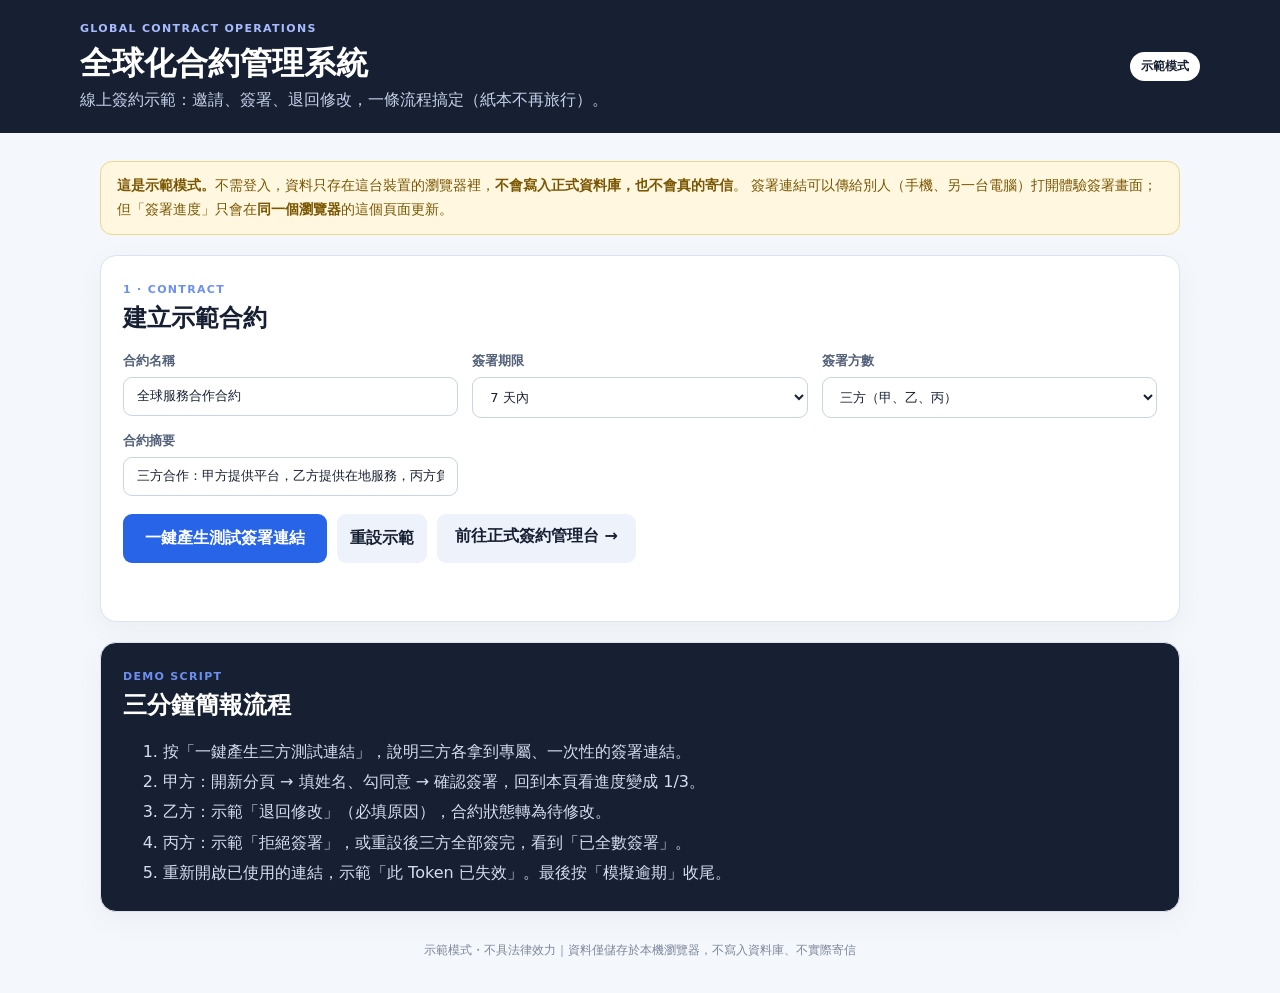
<file: demo/public/index.html>
<!doctype html>
<html lang="zh-Hant">
<head>
<meta charset="UTF-8">
<meta name="viewport" content="width=device-width,initial-scale=1">
<meta name="robots" content="noindex">
<meta name="description" content="全球化合約管理系統線上簽約示範：免登入，一鍵產生甲乙丙三方一次性簽署連結。示範模式・不具法律效力。">
<title>全球化合約管理系統｜線上簽約示範</title>
<link rel="stylesheet" href="styles.css">
<style>
.demo-banner{background:#fff7e0;border:1px solid #f1d58a;color:#7a5600;border-radius:12px;padding:12px 16px;margin-bottom:20px;font-size:14px;line-height:1.7}
.party{display:flex;flex-direction:column;gap:10px}
.party-head{display:flex;justify-content:space-between;align-items:center}
.party .role{font-weight:800;font-size:17px}
.link-box{font-family:ui-monospace,Menlo,Consolas,monospace;font-size:11px;background:#f1f5fb;border:1px solid #dce3ee;border-radius:8px;padding:8px;word-break:break-all;max-height:62px;overflow:hidden;color:#53617a}
.row-btns{display:flex;gap:8px;flex-wrap:wrap}
.row-btns a.btn,.row-btns button{font-size:13px;padding:8px 12px}
a.btn{display:inline-block;background:#2764e8;color:#fff;border-radius:9px;font-weight:700;text-decoration:none}
a.btn.secondary{background:#edf2fb;color:#172033}
.status.signed{background:#dff6e9;color:#147642}
.status.declined{background:#fde4e1;color:#b42318}
.status.changes_requested{background:#fff0d6;color:#9a5b00}
.status.expired{background:#eceff4;color:#667085}
.status.pending{background:#e9efff;color:#2a56bd}
.log{max-height:260px;overflow:auto;font-size:13px;line-height:1.8;color:#53617a;margin:0;padding-left:18px}
.mail{white-space:pre-wrap;background:#fbfcff;border:1px dashed #b8cafa;border-radius:10px;padding:12px;font-size:13px;color:#33415c;margin:8px 0 0}
details summary{cursor:pointer;color:#2764e8;font-weight:700;font-size:13px}
.big-cta{font-size:16px;padding:14px 22px}
.contract-state{font-size:15px;margin:0 0 14px}
.sig-wrap small{color:#7b879b;font-weight:400}
.sig-wrap canvas{display:block;width:100%;height:auto;margin-top:7px;border:1px dashed #9badc8;border-radius:10px;background:#fff;touch-action:none;cursor:crosshair}
header{flex-wrap:wrap;gap:12px}
.toast{position:fixed;left:50%;bottom:24px;transform:translateX(-50%);background:#172033;color:#fff;border-radius:99px;padding:10px 18px;font-size:14px;opacity:0;pointer-events:none;transition:.2s;z-index:50}
.toast.show{opacity:1}
.site-foot{max-width:1120px;margin:0 auto 32px;padding:0 20px;text-align:center;color:#7b879b;font-size:12px;line-height:1.8}
.sign-meta{display:flex;gap:8px;flex-wrap:wrap;margin-bottom:12px}
</style>
</head>
<body>
<header>
  <div>
    <div class="eyebrow">GLOBAL CONTRACT OPERATIONS</div>
    <h1>全球化合約管理系統</h1>
    <p>線上簽約示範：邀請、簽署、退回修改，一條流程搞定（紙本不再旅行）。</p>
  </div>
  <span class="demo-badge">示範模式</span>
</header>
<main>
  <!-- 管理者視角 -->
  <section id="manager-page">
    <div class="demo-banner">
      <b>這是示範模式。</b>不需登入，資料只存在這台裝置的瀏覽器裡，<b>不會寫入正式資料庫，也不會真的寄信</b>。
      簽署連結可以傳給別人（手機、另一台電腦）打開體驗簽署畫面；但「簽署進度」只會在<b>同一個瀏覽器</b>的這個頁面更新。
    </div>

    <section class="card">
      <div class="section-title"><div><span class="step">1 · CONTRACT</span><h2>建立示範合約</h2></div></div>
      <div class="form-grid">
        <label>合約名稱<input id="d-title" value="全球服務合作合約"></label>
        <label>簽署期限<select id="d-days"><option value="7" selected>7 天內</option><option value="3">3 天內</option><option value="14">14 天內</option><option value="30">30 天內</option></select></label>
        <label>簽署方數<select id="d-parties"><option value="2">兩方（甲、乙）</option><option value="3" selected>三方（甲、乙、丙）</option></select></label>
        <label>合約摘要<input id="d-summary" value="三方合作：甲方提供平台，乙方提供在地服務，丙方負責合規審閱。"></label>
      </div>
      <div class="form-actions">
        <button id="gen" class="big-cta">一鍵產生測試簽署連結</button>
        <button id="reset" class="secondary">重設示範</button>
        <a class="btn secondary" href="live.html" style="padding:12px 18px">前往正式簽約管理台 →</a>
      </div>
      <p class="muted" id="gen-msg"></p>
    </section>

    <section class="card" id="parties-card" hidden>
      <div class="section-title"><div><span class="step">2 · INVITE</span><h2>簽署邀請</h2></div><span id="contract-status" class="status draft"></span></div>
      <p id="contract-state" class="contract-state"></p>
      <div id="parties" class="grid"></div>
      <p class="legal-note">示範用途：此流程示範一次性連結、電子簽署同意、退回修改與拒絕的完整狀態變化，不具法律效力。</p>
    </section>

    <section class="card" id="remind-card" hidden>
      <div class="section-title"><div><span class="step">3 · REMIND</span><h2>逾期與提醒</h2></div></div>
      <p>正式環境由 Cloud Scheduler 每日呼叫提醒 API，只提醒「仍待簽署且兩日內到期」的邀請。這裡可以手動模擬：</p>
      <div class="form-actions">
        <button id="remind" class="secondary">模擬到期提醒（先把期限縮到 1 天）</button>
        <button id="expire" class="secondary">模擬逾期（待簽連結立即失效）</button>
      </div>
      <p id="remind-msg" class="muted"></p>
      <div id="remind-mails"></div>
    </section>

    <section class="card" id="log-card" hidden>
      <div class="section-title"><div><span class="step">4 · AUDIT</span><h2>操作紀錄</h2></div></div>
      <ol id="log" class="log"></ol>
    </section>

    <section class="card presenter">
      <span class="step">DEMO SCRIPT</span>
      <h2>三分鐘簡報流程</h2>
      <ol>
        <li>按「一鍵產生三方測試連結」，說明三方各拿到專屬、一次性的簽署連結。</li>
        <li>甲方：開新分頁 → 填姓名、勾同意 → 確認簽署，回到本頁看進度變成 1/3。</li>
        <li>乙方：示範「退回修改」（必填原因），合約狀態轉為待修改。</li>
        <li>丙方：示範「拒絕簽署」，或重設後三方全部簽完，看到「已全數簽署」。</li>
        <li>重新開啟已使用的連結，示範「此 Token 已失效」。最後按「模擬逾期」收尾。</li>
      </ol>
    </section>
  </section>

  <!-- 簽署人視角 -->
  <section id="signing-page" class="card" hidden>
    <div class="section-title"><div><span class="step">SECURE SIGNING</span><h2 id="sign-title">載入專屬簽署邀請</h2></div><span id="sign-expiry" class="status draft"></span></div>
    <div class="sign-meta"><span id="sign-role" class="tag"></span><span class="tag">示範模式・不具法律效力</span></div>
    <p id="sign-summary" class="muted"></p>
    <div class="form-grid" style="grid-template-columns:1fr 1fr">
      <label>簽署人姓名<input id="sign-name" autocomplete="name" placeholder="請輸入姓名"></label>
      <label>簽署備註／原因<input id="sign-reason" placeholder="拒絕或退回時請說明原因"></label>
    </div>
    <div class="sig-wrap"><label>手寫簽名 <small>（確認簽署時必填，用手指或滑鼠簽）</small><canvas id="sig" width="640" height="160"></canvas></label>
      <div class="signature-tools"><span></span><button id="sig-clear" class="secondary" type="button">清除簽名</button></div></div>
    <label class="consent-row"><input id="sign-consent" type="checkbox"> 我已閱讀合約內容，並同意以電子方式處理本次簽署。</label>
    <div class="signature-tools">
      <button id="sign-action">確認簽署</button>
      <button id="change-action" class="secondary">退回修改</button>
      <button id="decline-action" class="danger" style="background:#d92d20">拒絕簽署</button>
    </div>
    <p id="sign-result" class="error"></p>
  </section>
</main>
<footer class="site-foot">示範模式・不具法律效力｜資料僅儲存於本機瀏覽器，不寫入資料庫、不實際寄信</footer>
<div id="toast" class="toast"></div>
<script src="demo.js"></script>
</body>
</html>
</file>
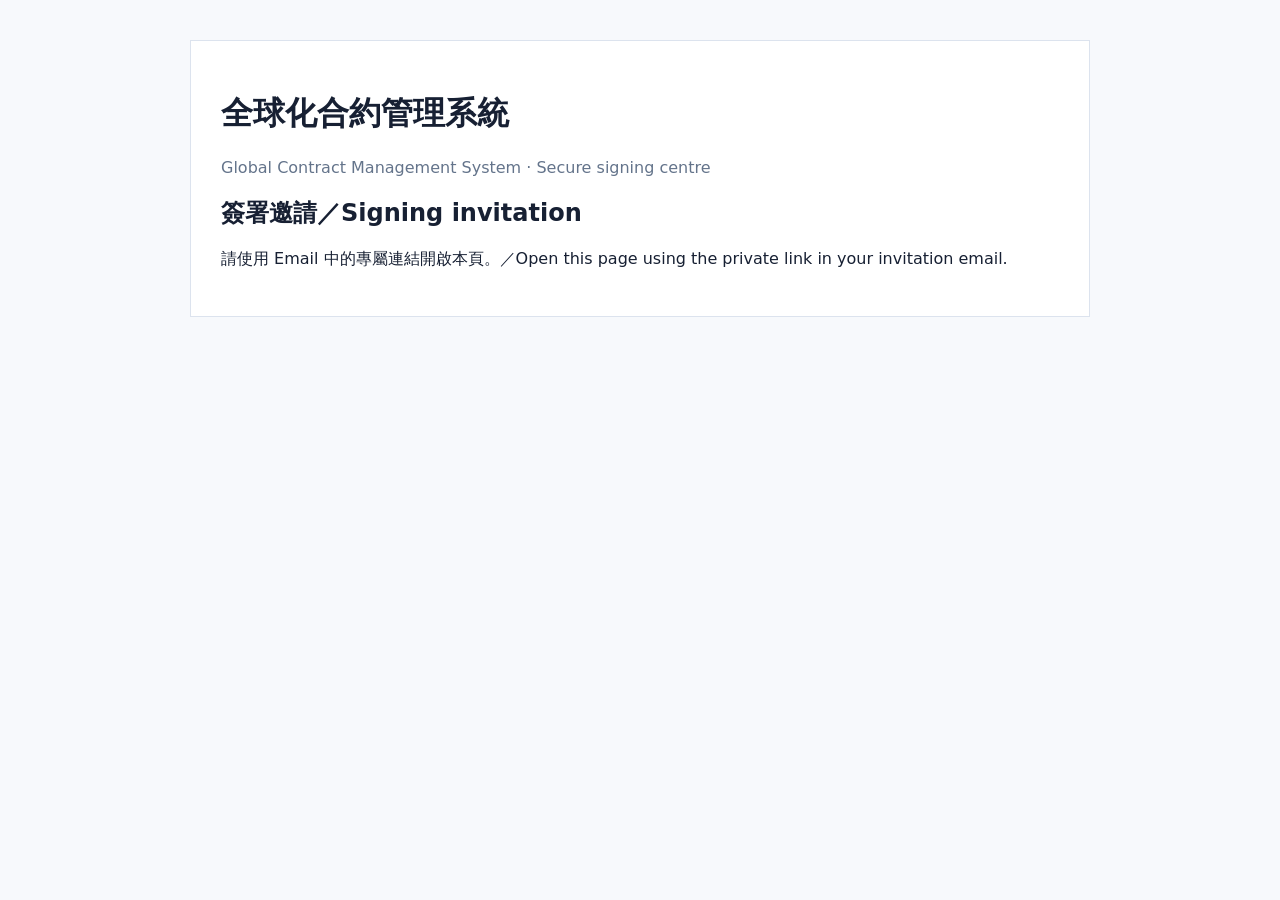
<file: full/web/index.html>
<!doctype html>
<html lang="zh-Hant"><head><meta charset="utf-8"><meta name="viewport" content="width=device-width, initial-scale=1"><title>E-ContractApp｜簽署中心</title><style>
body{font-family:system-ui,"Noto Sans TC",sans-serif;max-width:900px;margin:40px auto;padding:0 20px;color:#172033;background:#f7f9fc}main{background:#fff;border:1px solid #dce3ee;padding:30px}label{display:block;margin:16px 0;font-weight:700}input,textarea,button{font:inherit;width:100%;padding:10px;margin-top:6px;box-sizing:border-box}button{background:#1b365d;color:#fff;border:0;cursor:pointer}button.secondary{background:#e9efff;color:#172033}button.danger{background:#a33a32}.actions{display:flex;gap:12px}.actions button{flex:1}.muted{color:#64748b}.error{color:#a33a32;min-height:24px}.ok{color:#087443}
</style></head><body><main id="app"><h1>全球化合約管理系統</h1><p class="muted">Global Contract Management System · Secure signing centre</p><section id="signing" hidden><h2 id="title">載入邀請／Loading invitation</h2><p id="summary"></p><label>姓名／Name<input id="name" autocomplete="name"></label><label>原因／Reason<textarea id="reason" rows="3" placeholder="拒絕或退回修改時請說明／Required for decline or change request"></textarea></label><label><input id="consent" type="checkbox" style="width:auto"> 我同意電子簽署／I consent to electronic signing</label><div class="actions"><button id="sign">確認簽署／Sign</button><button id="changes" class="secondary">退回修改／Request changes</button><button id="decline" class="danger">拒絕／Decline</button></div><p id="result" class="error"></p></section><section id="landing"><h2>簽署邀請／Signing invitation</h2><p>請使用 Email 中的專屬連結開啟本頁。／Open this page using the private link in your invitation email.</p></section></main><script type="module" src="app.js"></script></body></html>
</file>
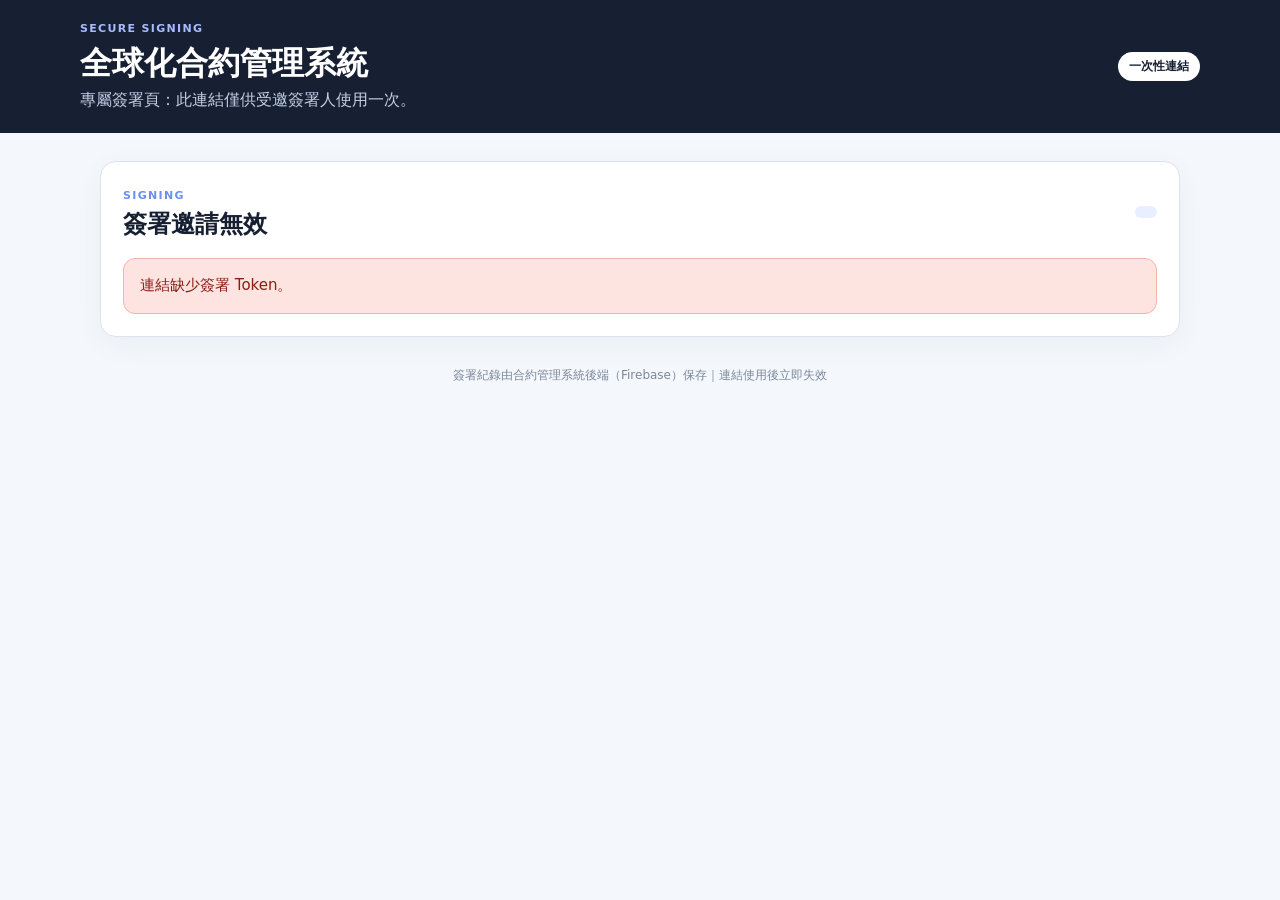
<file: demo/public/sign.html>
<!doctype html>
<html lang="zh-Hant">
<head>
<meta charset="UTF-8">
<meta name="viewport" content="width=device-width,initial-scale=1">
<meta name="robots" content="noindex">
<meta name="referrer" content="no-referrer">
<title>合約簽署｜全球化合約管理系統</title>
<link rel="stylesheet" href="styles.css">
<style>
.sign-meta{display:flex;gap:8px;flex-wrap:wrap;margin-bottom:12px}
.sig-wrap small{color:#7b879b;font-weight:400}
.sig-wrap canvas{display:block;width:100%;height:auto;margin-top:7px;border:1px dashed #9badc8;border-radius:10px;background:#fff;touch-action:none;cursor:crosshair}
.status.signed{background:#dff6e9;color:#147642}
.status.declined{background:#fde4e1;color:#b42318}
.status.changes_requested{background:#fff0d6;color:#9a5b00}
.status.expired{background:#eceff4;color:#667085}
.status.pending{background:#e9efff;color:#2a56bd}
.done{background:#e9f7ef;border:1px solid #a6dcbc;color:#145c36;border-radius:12px;padding:14px 16px;font-size:15px;line-height:1.7}
.bad{background:#fde4e1;border:1px solid #f3b3ab;color:#8a1c12;border-radius:12px;padding:14px 16px;font-size:15px;line-height:1.7}
header{flex-wrap:wrap;gap:12px}
.site-foot{max-width:1120px;margin:0 auto 32px;padding:0 20px;text-align:center;color:#7b879b;font-size:12px;line-height:1.8}
</style>
</head>
<body>
<header>
  <div>
    <div class="eyebrow">SECURE SIGNING</div>
    <h1>全球化合約管理系統</h1>
    <p>專屬簽署頁：此連結僅供受邀簽署人使用一次。</p>
  </div>
  <span class="demo-badge">一次性連結</span>
</header>
<main>
  <section class="card" id="sign-card">
    <div class="section-title"><div><span class="step">SIGNING</span><h2 id="sign-title">載入簽署邀請中…</h2></div><span id="sign-expiry" class="status pending" hidden></span></div>
    <div id="state"></div>
    <div id="form" hidden>
      <div class="sign-meta"><span id="sign-role" class="tag"></span><span id="sign-email" class="tag"></span></div>
      <p id="sign-summary" class="muted"></p>
      <div class="form-grid" style="grid-template-columns:1fr 1fr">
        <label>簽署人姓名<input id="sign-name" autocomplete="name" maxlength="80" placeholder="請輸入姓名"></label>
        <label>備註／原因<input id="sign-reason" maxlength="300" placeholder="退回或拒絕時必填"></label>
      </div>
      <div class="sig-wrap"><label>手寫簽名 <small>（確認簽署時必填，可用手指或滑鼠）</small><canvas id="sig" width="640" height="160"></canvas></label>
        <div class="signature-tools"><span></span><button id="sig-clear" class="secondary" type="button">清除簽名</button></div></div>
      <label class="consent-row"><input id="sign-consent" type="checkbox"> 我已閱讀合約內容，並同意以電子方式處理本次簽署。</label>
      <div class="signature-tools">
        <button id="sign-action">確認簽署</button>
        <button id="change-action" class="secondary">退回修改</button>
        <button id="decline-action" style="background:#d92d20">拒絕簽署</button>
      </div>
      <p id="sign-result" class="error"></p>
    </div>
  </section>
</main>
<footer class="site-foot">簽署紀錄由合約管理系統後端（Firebase）保存｜連結使用後立即失效</footer>
<script src="sign.js"></script>
</body>
</html>
</file>
<file: demo/public/styles.css>
:root{font-family:Inter,system-ui,-apple-system,"Noto Sans TC",sans-serif;color:#172033;background:#f4f7fb}*{box-sizing:border-box}body{margin:0}header{background:#172033;color:#fff;padding:22px max(20px,calc((100% - 1120px)/2));display:flex;justify-content:space-between;align-items:center}.eyebrow,.step{font-size:11px;letter-spacing:.12em;font-weight:800;color:#6c8ff0}.eyebrow{color:#a9bbff;margin-bottom:7px}h1,h2,h3,p{margin-top:0}h1{margin-bottom:4px}header p{color:#c5d0e8;margin:0}.header-actions{display:flex;gap:12px;align-items:center}.demo-badge,.status,.tag{display:inline-block;border-radius:99px;padding:6px 11px;font-size:12px;font-weight:700}.demo-badge{background:#fff;color:#172033}.status.draft,.tag{background:#e9efff;color:#2a56bd}.status.complete,.contract.selected .tag{background:#dff6e9;color:#147642}select,input,textarea,button{font:inherit;border-radius:9px;padding:11px 13px;border:1px solid #c9d4e5}select{background:#fff}button{background:#2764e8;color:white;border:0;cursor:pointer;font-weight:700}button:disabled{background:#b7c3d6;cursor:not-allowed}button.secondary{background:#edf2fb;color:#172033}button:hover:not(:disabled){filter:brightness(.96)}main{max-width:1120px;margin:28px auto;padding:0 20px}.hero{display:flex;justify-content:space-between;align-items:center;gap:20px;background:linear-gradient(120deg,#e9efff,#fff);border:1px solid #d6e0f7;border-radius:16px;padding:24px;margin-bottom:20px}.hero h2{margin-bottom:8px}.hero p{margin:0;color:#53617a}.card{background:#fff;border:1px solid #dce3ee;border-radius:16px;padding:22px;margin-bottom:20px;box-shadow:0 8px 30px #1720330b}.cloud-card{border-color:#b8cafa;background:linear-gradient(120deg,#fff,#f5f7ff)}.cloud-login{display:grid;grid-template-columns:1.2fr 1.2fr auto auto auto;gap:10px;align-items:center}.cloud-actions{display:flex;gap:12px;align-items:center;flex-wrap:wrap;margin-top:16px}.section-title{display:flex;justify-content:space-between;align-items:center;gap:16px;margin-bottom:18px}.section-title h2{margin:5px 0 0}.grid{display:grid;grid-template-columns:repeat(auto-fit,minmax(260px,1fr));gap:14px}.contract{border:1px solid #dce3ee;border-radius:12px;padding:16px;background:#fbfcff;transition:.15s}.contract:hover,.contract.selected{border-color:#6c8ff0;box-shadow:0 5px 18px #2764e81a}.contract-top,.contract-meta{display:flex;justify-content:space-between;gap:10px;align-items:center}.contract-term,.contract-meta{color:#667085;font-size:13px}.contract h3{margin:14px 0 10px}.parties{line-height:1.8;color:#53617a;font-size:14px;min-height:76px}.parties b{display:inline-block;width:22px;color:#2764e8}.contract-meta{border-top:1px solid #e6ebf2;padding-top:12px;margin-bottom:14px}.form-grid{display:grid;grid-template-columns:repeat(3,1fr);gap:14px;margin-bottom:14px}label{display:block;color:#53617a;font-size:13px;font-weight:700}input,textarea,select{display:block;width:100%;margin-top:7px;background:#fff;color:#172033;font-weight:400}textarea{resize:vertical}.form-actions,.signing-actions,.modal-actions,.signature-tools{display:flex;gap:10px;margin-top:18px}.signer-flow{display:flex;align-items:stretch;gap:12px}.signer{flex:1;border:1px solid #dce3ee;border-radius:12px;padding:17px;display:flex;flex-direction:column;gap:6px;background:#fbfcff}.signer-number{width:28px;height:28px;border-radius:50%;background:#e9efff;color:#2764e8;display:grid;place-items:center;font-weight:800}.signer span:not(.signer-state){color:#53617a;font-size:14px}.signer-state{font-size:12px;color:#7b879b}.signer.done{border-color:#50b87a;background:#f2fbf5}.signer.done .signer-number{background:#50b87a;color:#fff}.signer.done .signer-state{color:#147642}.flow-arrow{display:grid;place-items:center;color:#a1acc0;font-size:24px}.legal-note{font-size:12px;color:#7b879b;margin:16px 0 0}.presenter{background:#172033;color:#fff}.presenter h2{margin:5px 0 0}.presenter ol{margin-bottom:0;color:#d5def0;line-height:1.9}.muted{color:#667085;min-height:20px}.modal{position:fixed;inset:0;background:#17203399;display:grid;place-items:center;padding:20px;z-index:20}.modal[hidden]{display:none}.modal-panel{width:min(680px,100%);max-height:calc(100vh - 40px);overflow:auto;background:#fff;border-radius:18px;padding:24px;box-shadow:0 20px 70px #0004}.modal-head{display:flex;justify-content:space-between;align-items:flex-start;margin-bottom:12px}.modal-head h2{margin:5px 0 0}.icon-button{background:transparent;color:#667085;font-size:28px;padding:0 8px}.consent-row{display:flex;align-items:flex-start;gap:8px;margin-top:16px}.consent-row input{width:auto;margin:2px 0 0}.modal-panel canvas{display:block;width:100%;height:auto;margin-top:7px;border:1px dashed #9badc8;border-radius:10px;background:#fff;touch-action:none;cursor:crosshair}.signature-tools{justify-content:space-between;align-items:center;margin-top:8px}.error{color:#b42318;min-height:20px;margin:12px 0 0}.modal-actions{justify-content:flex-end}.modal-actions button{min-width:120px}@media(max-width:900px){.cloud-login{grid-template-columns:1fr 1fr}.cloud-login button{width:100%}}@media(max-width:760px){header,.hero{align-items:flex-start;flex-direction:column}.form-grid{grid-template-columns:1fr}.signer-flow{flex-direction:column}.flow-arrow{transform:rotate(90deg);height:20px}.section-title{align-items:flex-start;flex-direction:column}.modal-panel{padding:18px}.modal-actions button{min-width:0;flex:1}}
</file>
